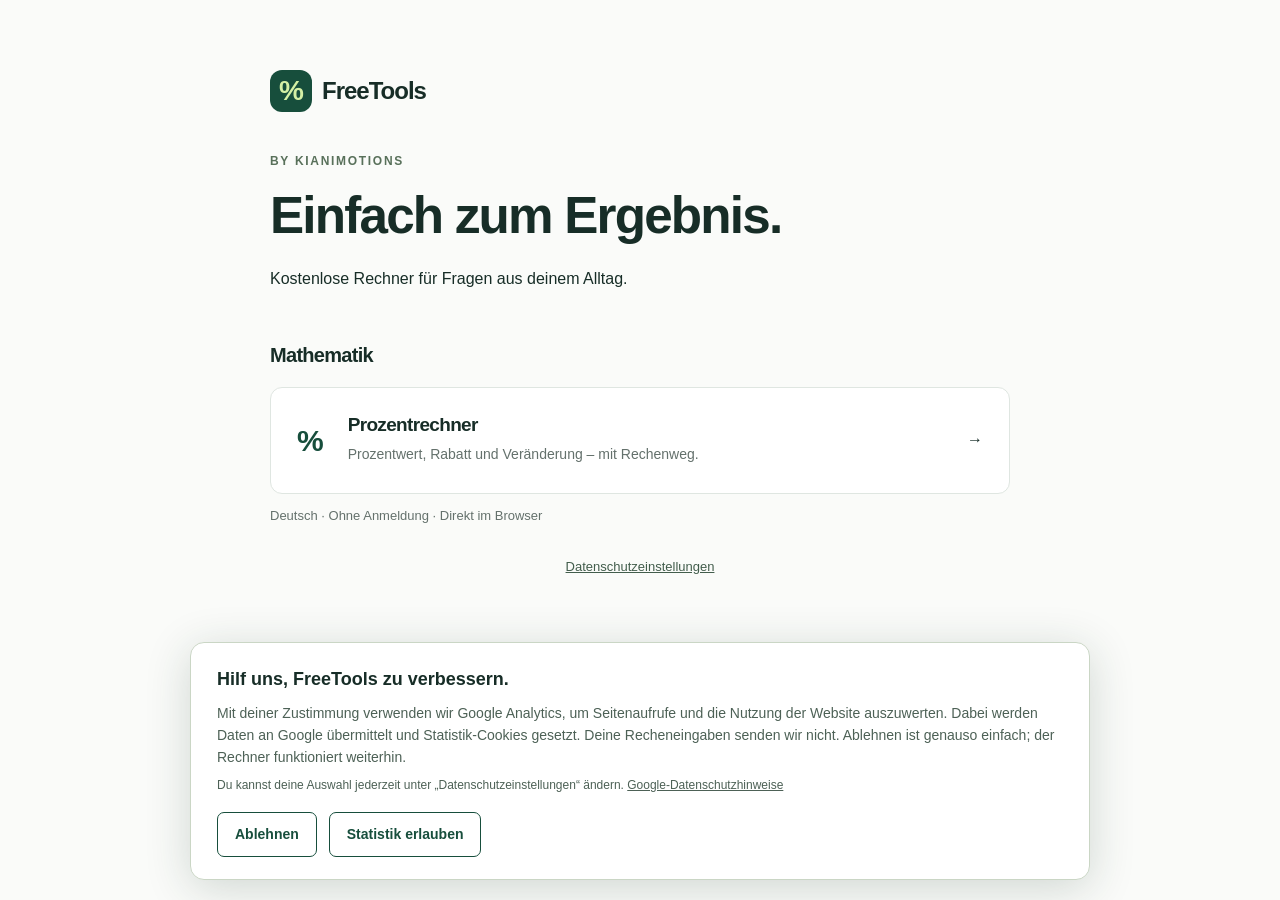
<file: index.html>
<!doctype html><html lang="de"><head><script defer src="/assets/analytics.js"></script><meta charset="utf-8"><meta name="viewport" content="width=device-width,initial-scale=1"><title>FreeTools – Kostenlose Online-Rechner | KianiMotions</title><meta name="description" content="Kostenlose Werkzeuge von KianiMotions: Berechne Prozente mit Formeln, Beispielen und nachvollziehbarem Rechenweg."><link rel="canonical" href="https://www.freetools.kianimotions.com/"><link rel="stylesheet" href="/assets/style.css"><link rel="icon" href="data:image/svg+xml,%3Csvg xmlns='http://www.w3.org/2000/svg'%3E%3Ctext y='25' font-size='30'%3E%25%3C/text%3E%3C/svg%3E"></head><body><main class="directory"><a class="brand" href="/"><span class="brand-icon">%</span>FreeTools</a><p class="eyebrow">BY KIANIMOTIONS</p><h1>Einfach zum Ergebnis.</h1><p>Kostenlose Rechner für Fragen aus deinem Alltag.</p><h2>Mathematik</h2><a class="directory-card" href="/de/prozentrechner/"><span class="mode-symbol">%</span><div><h3>Prozentrechner</h3><p>Prozentwert, Rabatt und Veränderung – mit Rechenweg.</p></div><span>→</span></a><p class="hint">Deutsch · Ohne Anmeldung · Direkt im Browser</p></main><!-- Cloudflare Web Analytics --><script type='module' src='https://static.cloudflareinsights.com/beacon.min.js' data-cf-beacon='{"token": "42416717b3704c35adb2f0e014266590"}'></script><!-- End Cloudflare Web Analytics --></body></html>
</file>
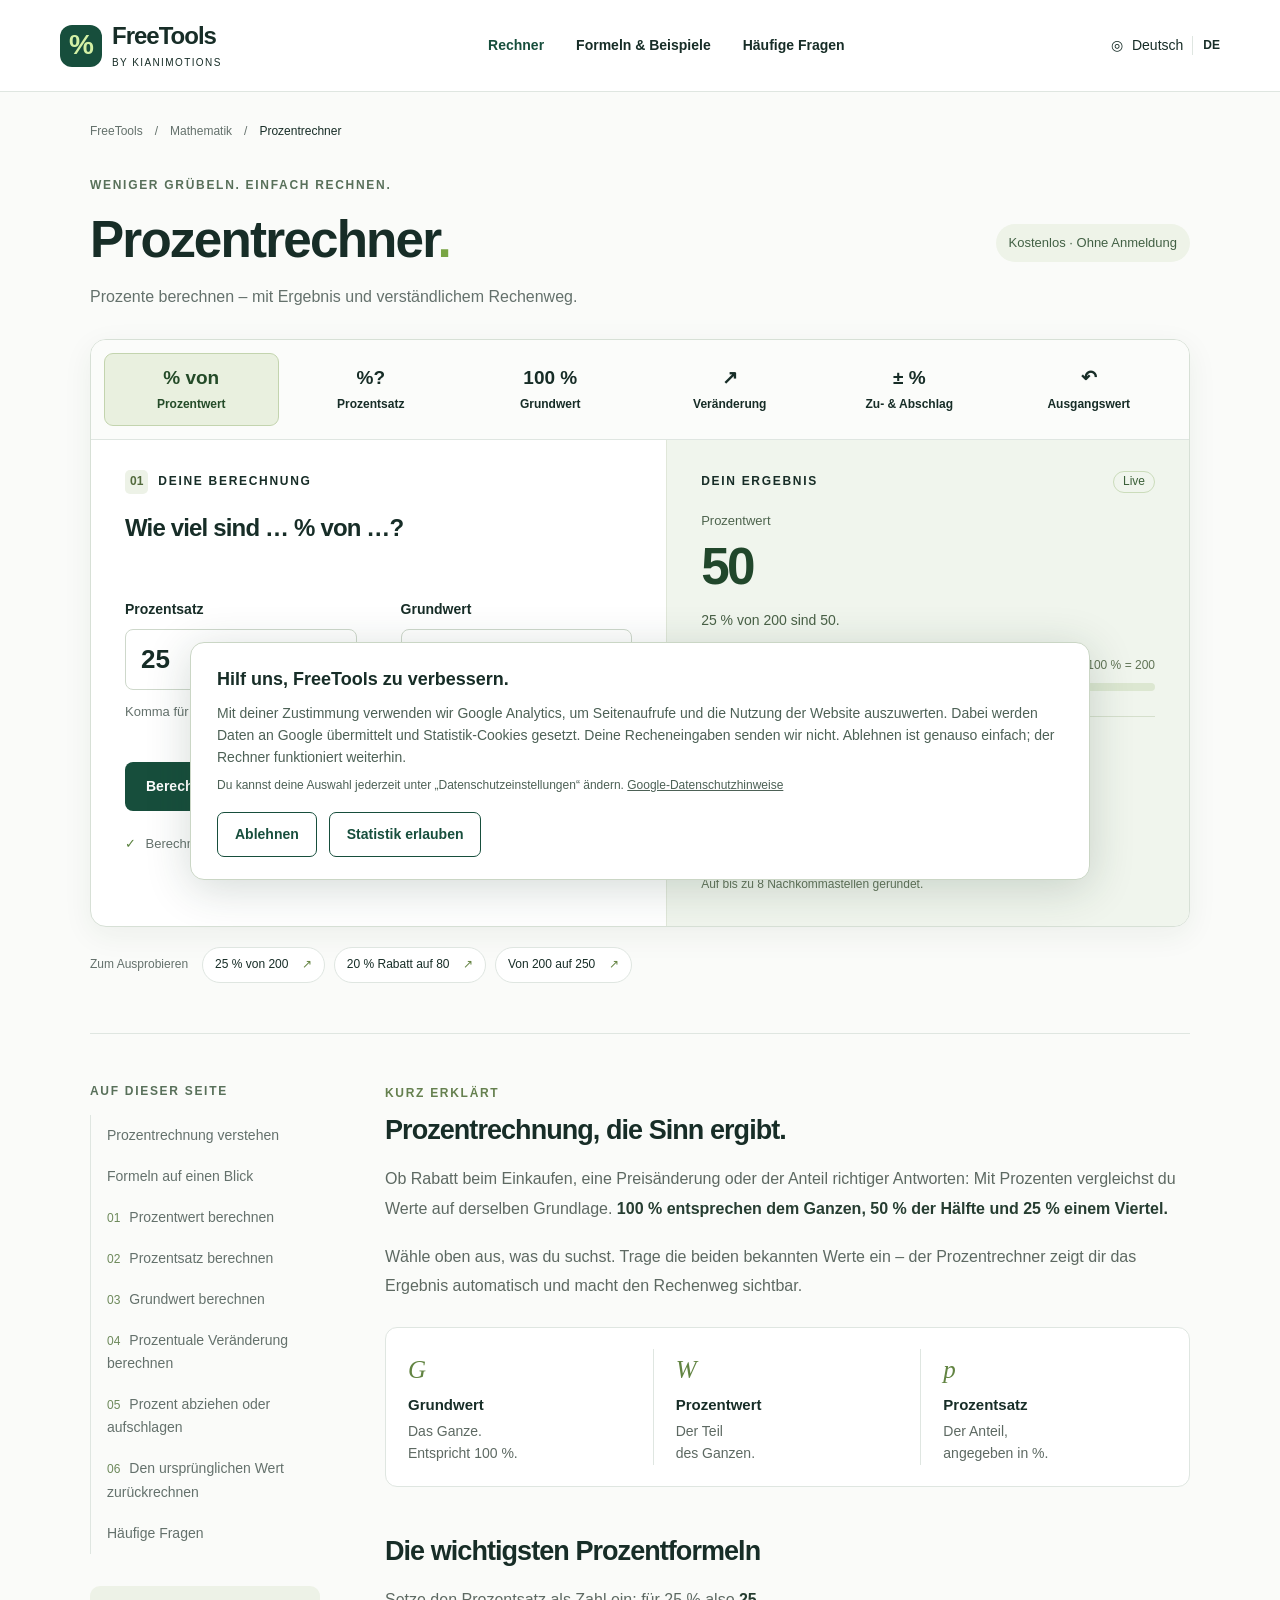
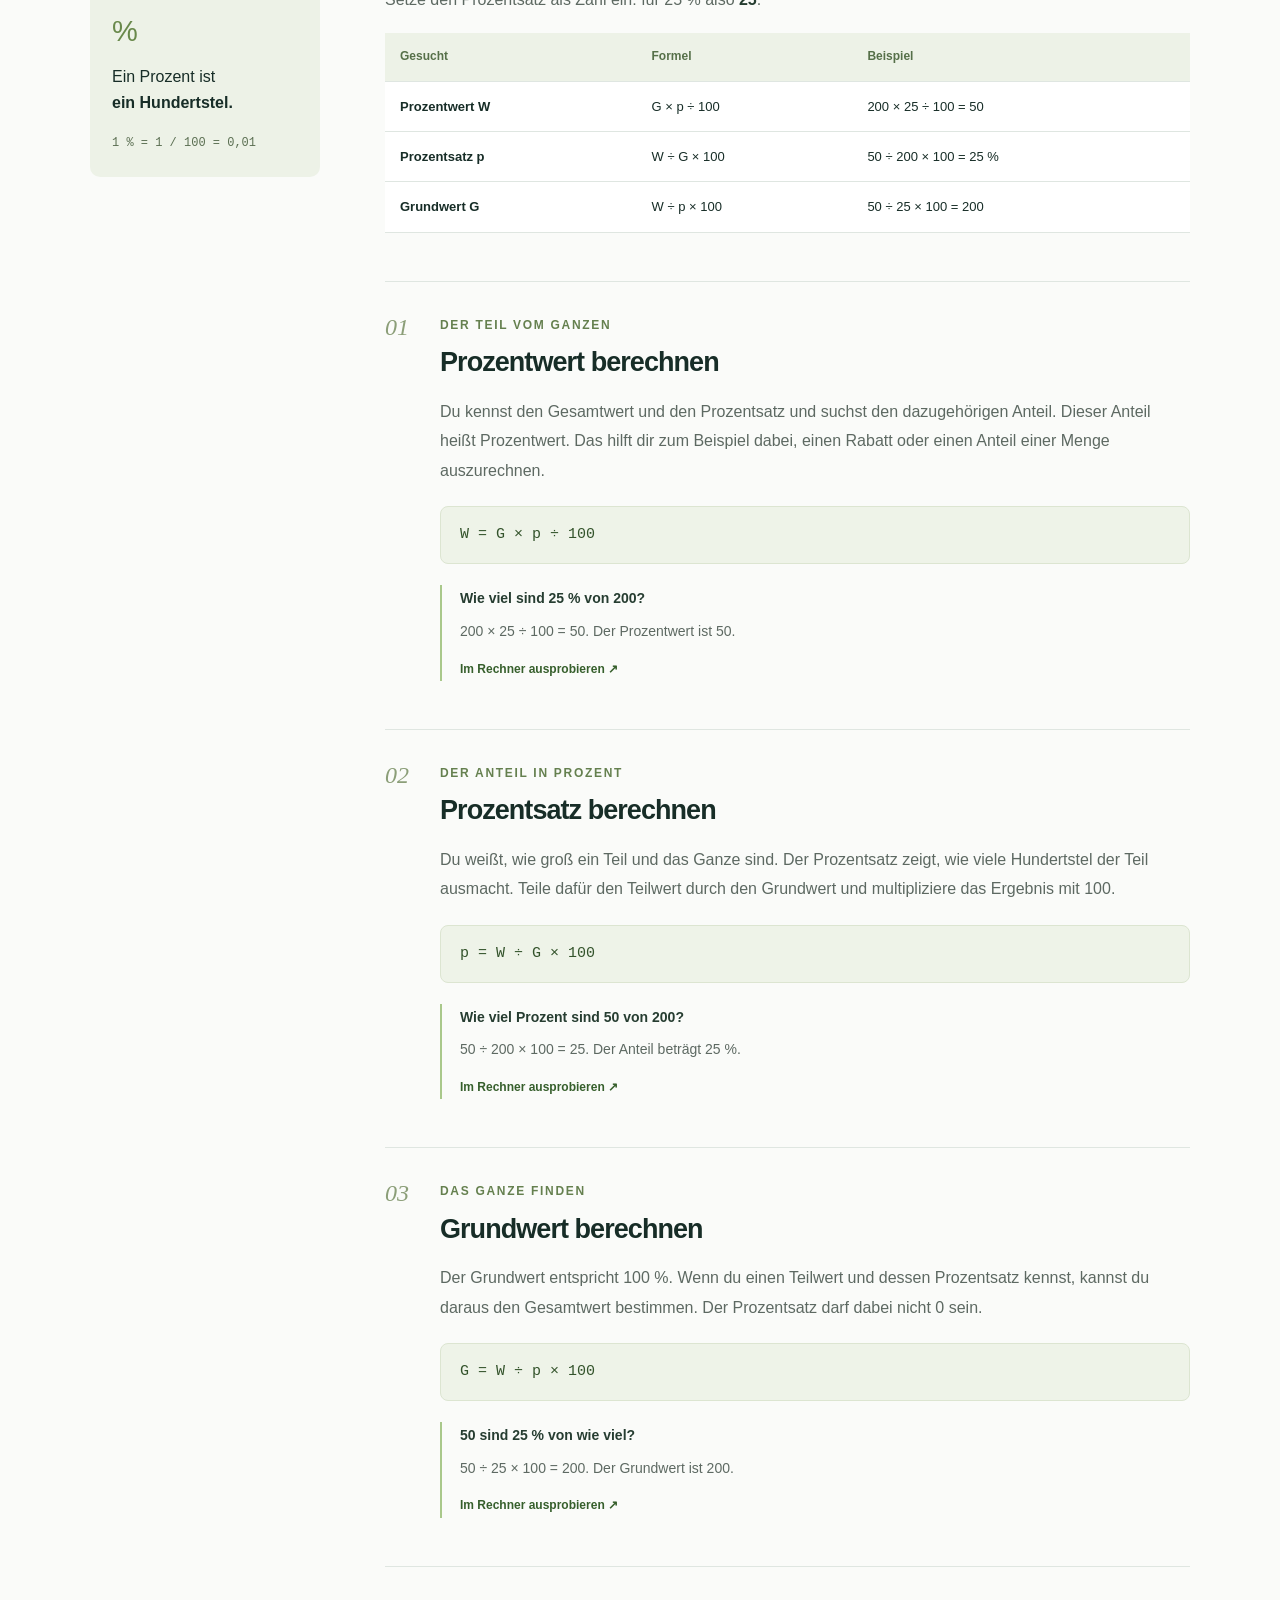
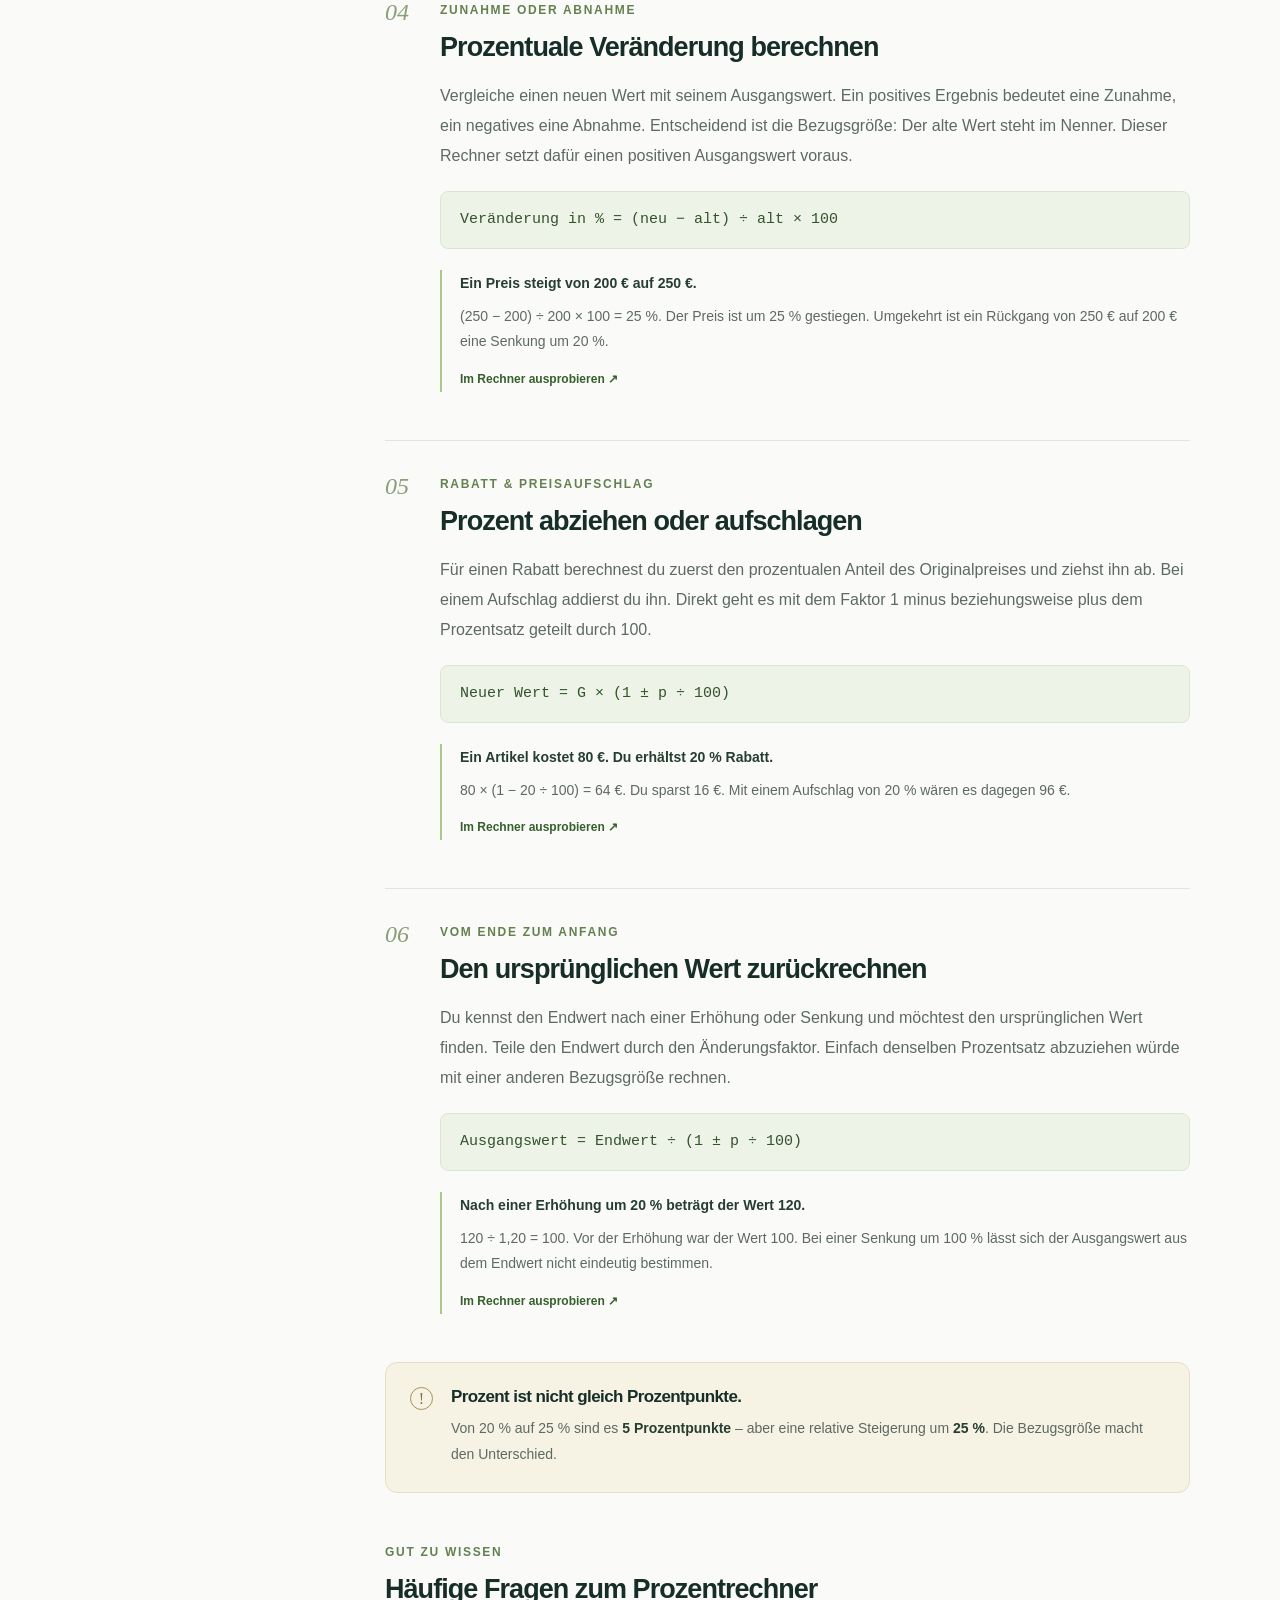
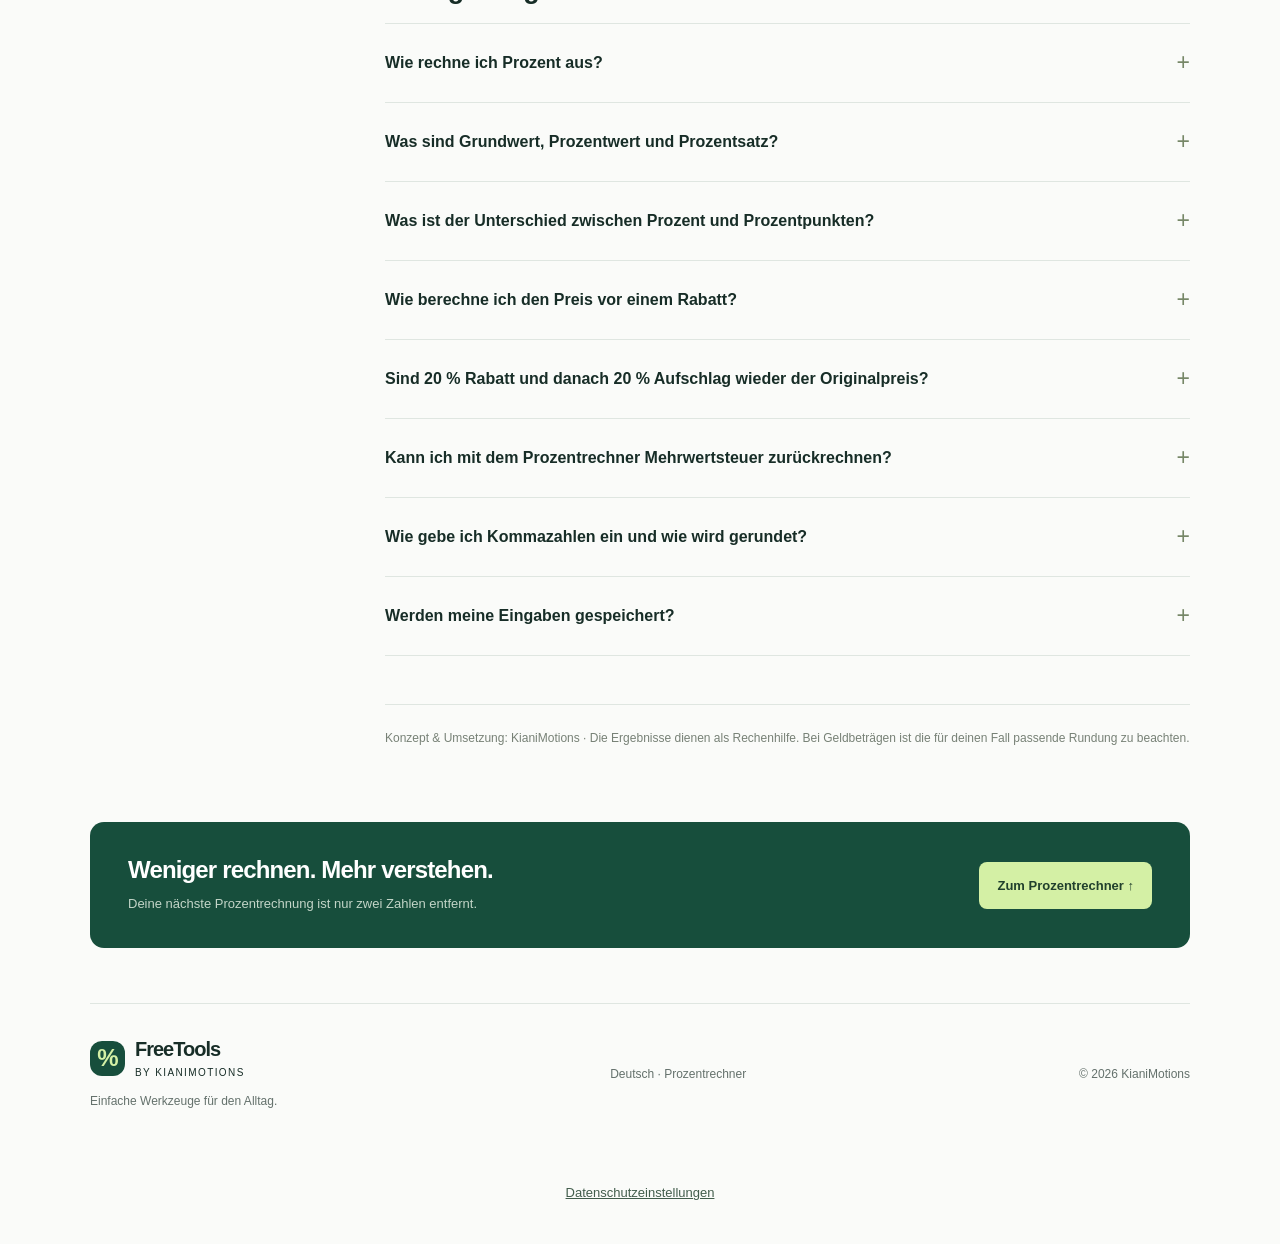
<file: de/prozentrechner/index.html>
<!doctype html><html lang="de"><head><script defer src="/assets/analytics.js"></script><meta charset="utf-8"><meta name="viewport" content="width=device-width,initial-scale=1"><title>Prozentrechner – Prozent berechnen mit Rechenweg | FreeTools</title><meta name="description" content="Kostenloser Prozentrechner für Prozentwert, Prozentsatz, Grundwert, Rabatt und prozentuale Veränderung. Mit Formeln, Beispielen und direktem Rechenweg."><meta name="theme-color" content="#174e3c"><link rel="canonical" href="https://www.freetools.kianimotions.com/de/prozentrechner/"><meta property="og:type" content="website"><meta property="og:locale" content="de_DE"><meta property="og:title" content="Prozentrechner – Prozent berechnen mit Rechenweg | FreeTools"><meta property="og:description" content="Kostenloser Prozentrechner für Prozentwert, Prozentsatz, Grundwert, Rabatt und prozentuale Veränderung. Mit Formeln, Beispielen und direktem Rechenweg."><meta property="og:url" content="https://www.freetools.kianimotions.com/de/prozentrechner/"><meta property="og:site_name" content="FreeTools by KianiMotions"><link rel="icon" type="image/svg+xml" href="data:image/svg+xml,%3Csvg xmlns='http://www.w3.org/2000/svg' viewBox='0 0 40 40'%3E%3Crect width='40' height='40' rx='10' fill='%23174e3c'/%3E%3Ctext x='20' y='29' text-anchor='middle' font-family='Arial' font-size='27' fill='white'%3E%25%3C/text%3E%3C/svg%3E"><link rel="stylesheet" href="/assets/style.css"><script type="application/ld+json">{"@context":"https://schema.org","@graph":[{"@type":"WebApplication","@id":"https://www.freetools.kianimotions.com/de/prozentrechner/#app","name":"Prozentrechner","url":"https://www.freetools.kianimotions.com/de/prozentrechner/","inLanguage":"de","applicationCategory":"UtilitiesApplication","operatingSystem":"Any","browserRequirements":"Requires JavaScript","isAccessibleForFree":true,"description":"Kostenloser Prozentrechner für Prozentwert, Prozentsatz, Grundwert, Rabatt und prozentuale Veränderung. Mit Formeln, Beispielen und direktem Rechenweg."},{"@type":"BreadcrumbList","itemListElement":[{"@type":"ListItem","position":1,"name":"FreeTools","item":"https://www.freetools.kianimotions.com/"},{"@type":"ListItem","position":2,"name":"Prozentrechner","item":"https://www.freetools.kianimotions.com/de/prozentrechner/"}]}]}</script><script type="module" src="/assets/app.mjs"></script></head><body>
<a class="skip" href="#rechner">Zum Rechner springen</a>
<header><div class="header-inner"><a class="brand" href="/"><span class="brand-icon">%</span><span>FreeTools<span class="byline">by KianiMotions</span></span></a><nav aria-label="Hauptnavigation"><a class="current" href="#rechner">Rechner</a><a href="#formeln">Formeln & Beispiele</a><a href="#fragen">Häufige Fragen</a></nav><span class="language" lang="de">◎ <span>Deutsch</span> <b>DE</b></span></div></header>
<main><div class="breadcrumb"><a href="/">FreeTools</a><span>/</span><span>Mathematik</span><span>/</span><span>Prozentrechner</span></div>
<div class="intro"><div><p class="eyebrow">WENIGER GRÜBELN. EINFACH RECHNEN.</p><h1>Prozentrechner<span class="title-dot">.</span></h1><p>Prozente berechnen – mit Ergebnis und verständlichem Rechenweg.</p></div><span class="free-label">Kostenlos · Ohne Anmeldung</span></div>
<section id="rechner" class="calculator" aria-label="Prozentrechner"><div class="mode-grid" role="group" aria-label="Berechnung auswählen"><button type="button" data-mode="value" aria-pressed="true"><span class="mode-symbol">% von</span><span>Prozentwert</span></button><button type="button" data-mode="rate" aria-pressed="false"><span class="mode-symbol">%?</span><span>Prozentsatz</span></button><button type="button" data-mode="base" aria-pressed="false"><span class="mode-symbol">100 %</span><span>Grundwert</span></button><button type="button" data-mode="change" aria-pressed="false"><span class="mode-symbol">↗</span><span>Veränderung</span></button><button type="button" data-mode="adjust" aria-pressed="false"><span class="mode-symbol">± %</span><span>Zu- & Abschlag</span></button><button type="button" data-mode="reverse" aria-pressed="false"><span class="mode-symbol">↶</span><span>Ausgangswert</span></button></div>
<div class="calculator-body"><div class="input-panel"><div class="panel-kicker"><span class="step">01</span> DEINE BERECHNUNG</div><h2 id="question">Wie viel sind … % von …?</h2><form id="calculator-form"><div class="fields"><div><label id="label-a" for="input-a">Prozentsatz</label><div class="input-wrap"><input id="input-a" name="a" type="text" inputmode="decimal" value="25" autocomplete="off" aria-describedby="number-hint error"><span id="unit-a">%</span></div></div><span class="field-connector">&</span><div><label id="label-b" for="input-b">Grundwert</label><div class="input-wrap"><input id="input-b" name="b" type="text" inputmode="decimal" value="200" autocomplete="off" aria-describedby="number-hint error"><span id="unit-b"></span></div></div></div><div id="direction-wrap" hidden><label for="direction">Art der Veränderung</label><select id="direction"><option value="plus">Erhöhung / aufschlagen (+)</option><option value="minus">Senkung / abziehen (−)</option></select></div><p id="number-hint" class="hint">Komma für Dezimalstellen · z. B. 1.250,50</p><p id="error" class="error" role="status"></p><div class="form-actions"><button class="primary" type="submit">Berechnen <span>→</span></button><button type="button" class="reset" id="reset">↺ Zurücksetzen</button></div></form><p class="local-note"><span>✓</span> Berechnung direkt in deinem Browser</p></div>
<div class="result-panel"><div class="result-top"><span class="panel-kicker">DEIN ERGEBNIS</span><span class="live-badge">Live</span></div><div aria-live="polite" aria-atomic="true"><p id="result-label">Prozentwert</p><output id="result">50</output><p id="result-note">25 % von 200 sind 50.</p></div><div id="visual"><div class="bar-labels"><span id="bar-label">25 %</span><span id="whole-label">100 % = 200</span></div><div class="bar-track"><span id="bar" style="width:25%"></span></div></div><div class="calculation"><span>DER RECHENWEG</span><p id="equation">25 ÷ 100 × 200 = 50</p><small id="formula">Grundwert × Prozentsatz ÷ 100</small></div><button type="button" id="copy" class="copy">Ergebnis kopieren</button><p class="rounding">Auf bis zu 8 Nachkommastellen gerundet.</p></div></div><noscript><p class="noscript">Bitte aktiviere JavaScript für die interaktive Berechnung. Alle Formeln und Beispiele findest du weiter unten.</p></noscript></section>
<div class="quick-examples"><span>Zum Ausprobieren</span><button data-example="value">25 % von 200 <span>↗</span></button><button data-example="adjust">20 % Rabatt auf 80 <span>↗</span></button><button data-example="change">Von 200 auf 250 <span>↗</span></button></div>
<div class="reading-layout"><aside><p class="eyebrow">AUF DIESER SEITE</p><nav aria-label="Inhaltsverzeichnis"><a href="#grundlagen">Prozentrechnung verstehen</a><a href="#formeln">Formeln auf einen Blick</a><a href="#prozentwert"><span>01</span>Prozentwert berechnen</a><a href="#prozentsatz"><span>02</span>Prozentsatz berechnen</a><a href="#grundwert"><span>03</span>Grundwert berechnen</a><a href="#veraenderung"><span>04</span>Prozentuale Veränderung berechnen</a><a href="#rabatt"><span>05</span>Prozent abziehen oder aufschlagen</a><a href="#ausgangswert"><span>06</span>Den ursprünglichen Wert zurückrechnen</a><a href="#fragen">Häufige Fragen</a></nav><div class="aside-note"><span>%</span><p>Ein Prozent ist<br><strong>ein Hundertstel.</strong></p><code>1 % = 1 / 100 = 0,01</code></div></aside><div class="article"><section id="grundlagen"><p class="eyebrow">KURZ ERKLÄRT</p><h2>Prozentrechnung, die Sinn ergibt.</h2><p>Ob Rabatt beim Einkaufen, eine Preisänderung oder der Anteil richtiger Antworten: Mit Prozenten vergleichst du Werte auf derselben Grundlage. <strong>100 % entsprechen dem Ganzen, 50 % der Hälfte und 25 % einem Viertel.</strong></p><p>Wähle oben aus, was du suchst. Trage die beiden bekannten Werte ein – der Prozentrechner zeigt dir das Ergebnis automatisch und macht den Rechenweg sichtbar.</p><div class="definition-grid"><div><span>G</span><h3>Grundwert</h3><p>Das Ganze.<br>Entspricht 100 %.</p></div><div><span>W</span><h3>Prozentwert</h3><p>Der Teil<br>des Ganzen.</p></div><div><span>p</span><h3>Prozentsatz</h3><p>Der Anteil,<br>angegeben in %.</p></div></div></section>
<section id="formeln"><h2>Die wichtigsten Prozentformeln</h2><p>Setze den Prozentsatz als Zahl ein: für 25 % also <strong>25</strong>.</p><div class="table-scroll"><table><thead><tr><th>Gesucht</th><th>Formel</th><th>Beispiel</th></tr></thead><tbody><tr><td>Prozentwert W</td><td>G × p ÷ 100</td><td>200 × 25 ÷ 100 = 50</td></tr><tr><td>Prozentsatz p</td><td>W ÷ G × 100</td><td>50 ÷ 200 × 100 = 25 %</td></tr><tr><td>Grundwert G</td><td>W ÷ p × 100</td><td>50 ÷ 25 × 100 = 200</td></tr></tbody></table></div></section>
<section id="prozentwert" class="explanation"><div class="section-number">01</div><div><p class="eyebrow">DER TEIL VOM GANZEN</p><h2>Prozentwert berechnen</h2><p>Du kennst den Gesamtwert und den Prozentsatz und suchst den dazugehörigen Anteil. Dieser Anteil heißt Prozentwert. Das hilft dir zum Beispiel dabei, einen Rabatt oder einen Anteil einer Menge auszurechnen.</p><div class="formula-box">W = G × p ÷ 100</div><div class="worked-example"><strong>Wie viel sind 25 % von 200?</strong><p>200 × 25 ÷ 100 = 50. Der Prozentwert ist 50.</p><button class="text-button" data-example="value">Im Rechner ausprobieren ↗</button></div></div></section><section id="prozentsatz" class="explanation"><div class="section-number">02</div><div><p class="eyebrow">DER ANTEIL IN PROZENT</p><h2>Prozentsatz berechnen</h2><p>Du weißt, wie groß ein Teil und das Ganze sind. Der Prozentsatz zeigt, wie viele Hundertstel der Teil ausmacht. Teile dafür den Teilwert durch den Grundwert und multipliziere das Ergebnis mit 100.</p><div class="formula-box">p = W ÷ G × 100</div><div class="worked-example"><strong>Wie viel Prozent sind 50 von 200?</strong><p>50 ÷ 200 × 100 = 25. Der Anteil beträgt 25 %.</p><button class="text-button" data-example="rate">Im Rechner ausprobieren ↗</button></div></div></section><section id="grundwert" class="explanation"><div class="section-number">03</div><div><p class="eyebrow">DAS GANZE FINDEN</p><h2>Grundwert berechnen</h2><p>Der Grundwert entspricht 100 %. Wenn du einen Teilwert und dessen Prozentsatz kennst, kannst du daraus den Gesamtwert bestimmen. Der Prozentsatz darf dabei nicht 0 sein.</p><div class="formula-box">G = W ÷ p × 100</div><div class="worked-example"><strong>50 sind 25 % von wie viel?</strong><p>50 ÷ 25 × 100 = 200. Der Grundwert ist 200.</p><button class="text-button" data-example="base">Im Rechner ausprobieren ↗</button></div></div></section><section id="veraenderung" class="explanation"><div class="section-number">04</div><div><p class="eyebrow">ZUNAHME ODER ABNAHME</p><h2>Prozentuale Veränderung berechnen</h2><p>Vergleiche einen neuen Wert mit seinem Ausgangswert. Ein positives Ergebnis bedeutet eine Zunahme, ein negatives eine Abnahme. Entscheidend ist die Bezugsgröße: Der alte Wert steht im Nenner. Dieser Rechner setzt dafür einen positiven Ausgangswert voraus.</p><div class="formula-box">Veränderung in % = (neu − alt) ÷ alt × 100</div><div class="worked-example"><strong>Ein Preis steigt von 200 € auf 250 €.</strong><p>(250 − 200) ÷ 200 × 100 = 25 %. Der Preis ist um 25 % gestiegen. Umgekehrt ist ein Rückgang von 250 € auf 200 € eine Senkung um 20 %.</p><button class="text-button" data-example="change">Im Rechner ausprobieren ↗</button></div></div></section><section id="rabatt" class="explanation"><div class="section-number">05</div><div><p class="eyebrow">RABATT & PREISAUFSCHLAG</p><h2>Prozent abziehen oder aufschlagen</h2><p>Für einen Rabatt berechnest du zuerst den prozentualen Anteil des Originalpreises und ziehst ihn ab. Bei einem Aufschlag addierst du ihn. Direkt geht es mit dem Faktor 1 minus beziehungsweise plus dem Prozentsatz geteilt durch 100.</p><div class="formula-box">Neuer Wert = G × (1 ± p ÷ 100)</div><div class="worked-example"><strong>Ein Artikel kostet 80 €. Du erhältst 20 % Rabatt.</strong><p>80 × (1 − 20 ÷ 100) = 64 €. Du sparst 16 €. Mit einem Aufschlag von 20 % wären es dagegen 96 €.</p><button class="text-button" data-example="adjust">Im Rechner ausprobieren ↗</button></div></div></section><section id="ausgangswert" class="explanation"><div class="section-number">06</div><div><p class="eyebrow">VOM ENDE ZUM ANFANG</p><h2>Den ursprünglichen Wert zurückrechnen</h2><p>Du kennst den Endwert nach einer Erhöhung oder Senkung und möchtest den ursprünglichen Wert finden. Teile den Endwert durch den Änderungsfaktor. Einfach denselben Prozentsatz abzuziehen würde mit einer anderen Bezugsgröße rechnen.</p><div class="formula-box">Ausgangswert = Endwert ÷ (1 ± p ÷ 100)</div><div class="worked-example"><strong>Nach einer Erhöhung um 20 % beträgt der Wert 120.</strong><p>120 ÷ 1,20 = 100. Vor der Erhöhung war der Wert 100. Bei einer Senkung um 100 % lässt sich der Ausgangswert aus dem Endwert nicht eindeutig bestimmen.</p><button class="text-button" data-example="reverse">Im Rechner ausprobieren ↗</button></div></div></section>
<section class="tip"><span>!</span><div><h3>Prozent ist nicht gleich Prozentpunkte.</h3><p>Von 20 % auf 25 % sind es <strong>5 Prozentpunkte</strong> – aber eine relative Steigerung um <strong>25 %</strong>. Die Bezugsgröße macht den Unterschied.</p></div></section>
<section id="fragen"><p class="eyebrow">GUT ZU WISSEN</p><h2>Häufige Fragen zum Prozentrechner</h2><div class="faq-list"><details><summary>Wie rechne ich Prozent aus?<span aria-hidden="true">+</span></summary><p>Prozent bedeutet „von hundert“. Um p % eines Grundwerts zu berechnen, multiplizierst du den Grundwert mit p und teilst durch 100. Beispiel: 15 % von 200 sind 200 × 15 ÷ 100 = 30.</p></details><details><summary>Was sind Grundwert, Prozentwert und Prozentsatz?<span aria-hidden="true">+</span></summary><p>Der Grundwert G ist das Ganze und entspricht 100 %. Der Prozentwert W ist der betrachtete Teil. Der Prozentsatz p beschreibt diesen Teil in Hundertsteln. Bei 25 % von 200 ist G = 200, p = 25 und W = 50.</p></details><details><summary>Was ist der Unterschied zwischen Prozent und Prozentpunkten?<span aria-hidden="true">+</span></summary><p>Steigt ein Anteil von 20 % auf 25 %, steigt er um 5 Prozentpunkte. Relativ zum ursprünglichen Anteil sind das 25 % mehr: (25 − 20) ÷ 20 × 100 = 25 %.</p></details><details><summary>Wie berechne ich den Preis vor einem Rabatt?<span aria-hidden="true">+</span></summary><p>Teile den reduzierten Preis durch 1 minus den Rabattsatz geteilt durch 100. Kostet ein Artikel nach 20 % Rabatt noch 64 €, war sein ursprünglicher Preis 64 ÷ 0,80 = 80 €.</p></details><details><summary>Sind 20 % Rabatt und danach 20 % Aufschlag wieder der Originalpreis?<span aria-hidden="true">+</span></summary><p>Nein. Die zweite Änderung bezieht sich auf den bereits reduzierten Wert. Aus 100 werden nach 20 % Rabatt 80 und nach 20 % Aufschlag 96.</p></details><details><summary>Kann ich mit dem Prozentrechner Mehrwertsteuer zurückrechnen?<span aria-hidden="true">+</span></summary><p>Mathematisch ja: Wähle „Ausgangswert“, gib den Bruttopreis und den verwendeten Steuersatz ein und wähle „Erhöhung“. Bei 119 € und 19 % erhältst du 100 € netto. Die enthaltene Steuer beträgt 19 €, nicht 19 % des Bruttopreises. Welcher Steuersatz gilt, musst du für deinen Fall prüfen.</p></details><details><summary>Wie gebe ich Kommazahlen ein und wie wird gerundet?<span aria-hidden="true">+</span></summary><p>Verwende ein Komma für Dezimalstellen, zum Beispiel 12,5. Punkte dienen als Tausendertrennzeichen, zum Beispiel 1.250,50. Ergebnisse werden auf bis zu acht Nachkommastellen gerundet. Sehr kleine Werte können deshalb als 0 erscheinen.</p></details><details><summary>Werden meine Eingaben gespeichert?<span aria-hidden="true">+</span></summary><p>Der Rechner verarbeitet deine Eingaben direkt in deinem Browser. Die Anwendung sendet die Rechenwerte nicht an einen Server und speichert sie nicht dauerhaft. Beim Neuladen werden die Beispielwerte wiederhergestellt.</p></details></div></section><p class="editorial">Konzept & Umsetzung: KianiMotions · Die Ergebnisse dienen als Rechenhilfe. Bei Geldbeträgen ist die für deinen Fall passende Rundung zu beachten.</p></div></div>
<section class="bottom-banner"><div><h2>Weniger rechnen. Mehr verstehen.</h2><p>Deine nächste Prozentrechnung ist nur zwei Zahlen entfernt.</p></div><a href="#rechner">Zum Prozentrechner ↑</a></section></main><footer><div><a class="brand" href="/"><span class="brand-icon">%</span><span>FreeTools<span class="byline">by KianiMotions</span></span></a><p>Einfache Werkzeuge für den Alltag.</p></div><span>Deutsch · Prozentrechner</span><span>© 2026 KianiMotions</span></footer></body></html>
</file>
<file: assets/style.css>
:root{--ink:#172d27;--muted:#64716c;--green:#174e3c;--accent:#d4f0a5;--line:#dfe6e1;--paper:#fafbf9;--soft:#f0f5ed;--radius:16px}*{box-sizing:border-box}html{scroll-behavior:smooth;scroll-padding-top:100px}body{margin:0;color:var(--ink);background:var(--paper);font:16px/1.65 -apple-system,BlinkMacSystemFont,"Segoe UI",Arial,sans-serif}button,input,select{font:inherit}button,a,input,select,summary{-webkit-tap-highlight-color:transparent}a{color:inherit;text-decoration:none}button{cursor:pointer}button:disabled{cursor:default;opacity:.6}button:focus-visible,a:focus-visible,summary:focus-visible{outline:3px solid #629a25;outline-offset:5px}input:focus,select:focus{outline:2px solid #537b37;outline-offset:2px}button{color:inherit}p{margin:0 0 18px}h1,h2,h3{line-height:1.2;letter-spacing:-.035em;margin:0 0 20px}h1{font-size:clamp(36px,4vw,54px);font-weight:750}h2{font-size:28px;font-weight:680}h3{font-size:19px}header{background:#fff;border-bottom:1px solid var(--line)}.header-inner{max-width:1220px;margin:auto;min-height:91px;display:flex;align-items:center;justify-content:space-between;padding:14px 30px;gap:32px}.brand{display:flex;gap:10px;align-items:center;font-size:24px;font-weight:750;letter-spacing:-1px;line-height:1.1}.brand-icon{display:grid;place-items:center;width:42px;height:42px;border-radius:12px;background:var(--green);color:var(--accent);font-size:28px;font-weight:600}.byline{display:block;font-size:10px;letter-spacing:1.4px;font-weight:500;margin-top:7px;text-transform:uppercase}.header-inner nav{display:flex;gap:32px;font-size:14px;font-weight:550}.header-inner nav a{padding:20px 0}.header-inner nav a:hover{color:#527732}.current{color:var(--green)}.language{display:flex;align-items:center;gap:9px;font-size:14px}.language b{font-weight:600;font-size:12px;border-left:1px solid var(--line);padding-left:10px}main{max-width:1160px;margin:auto;padding:0 30px}.breadcrumb{display:flex;gap:12px;font-size:12px;color:var(--muted);margin:30px 0 34px}.breadcrumb span:last-child{color:var(--ink)}.eyebrow{font-size:11px;font-weight:750;letter-spacing:1.7px;color:#58705a;margin-bottom:13px}.intro{display:flex;align-items:center;justify-content:space-between;gap:20px;margin-bottom:28px}.intro h1{margin-bottom:14px}.intro p:last-child{color:var(--muted);margin:0}.title-dot{color:#78a443}.free-label{font-size:12px;white-space:nowrap;background:#eef3e8;padding:8px 13px;border-radius:30px;color:#426044}.calculator{border:1px solid #d7e0d6;border-radius:var(--radius);background:#fff;box-shadow:0 8px 30px #233c2510;overflow:hidden;scroll-margin-top:20px}.mode-grid{display:grid;grid-template-columns:repeat(6,1fr);gap:5px;padding:13px;border-bottom:1px solid var(--line);background:#fbfcfa}.mode-grid button{border:1px solid transparent;background:transparent;border-radius:9px;padding:12px 4px;display:flex;flex-direction:column;align-items:center;gap:6px;font-size:12px;font-weight:600;transition:background .15s}.mode-grid button:hover{background:#eef3e9}.mode-grid button[aria-pressed=true]{background:#e9f0df;border-color:#c3d4ae;color:#244b28}.mode-symbol{font-size:19px;font-weight:650;line-height:1.3}.calculator-body{display:grid;grid-template-columns:1.1fr 1fr}.input-panel{padding:30px 34px}.panel-kicker{font-size:10px;font-weight:750;letter-spacing:1.7px;display:flex;gap:10px;align-items:center}.step{background:#edf2e7;color:#536a3d;border-radius:5px;padding:2px 5px;letter-spacing:0}.input-panel h2{font-size:24px;margin:20px 0 26px;max-width:370px;min-height:58px}.fields{display:grid;grid-template-columns:1fr 20px 1fr;gap:12px;align-items:end}.fields>div{min-width:0}label{display:block;font-size:13px;font-weight:600;margin-bottom:8px}.input-wrap{position:relative}.input-wrap input{width:100%;min-width:0;height:61px;border:1px solid #ced8cb;border-radius:8px;padding:10px 34px 10px 15px;font-size:26px;font-weight:600;color:var(--ink);background:#fff;font-variant-numeric:tabular-nums}.input-wrap span{position:absolute;right:14px;top:15px;font-size:20px;color:var(--muted);pointer-events:none}.field-connector{text-align:center;padding-bottom:16px;color:#8a968f}.hint{font-size:12px;color:var(--muted);margin:11px 0 0}.error{color:#ab332c;font-size:13px;margin:5px 0 0;min-height:22px}.form-actions{display:flex;align-items:center;gap:22px;margin:13px 0 22px}.primary{display:flex;align-items:center;justify-content:space-between;gap:40px;border:none;background:var(--green);color:#fff;border-radius:8px;padding:13px 21px;font-size:14px;font-weight:600}.primary:hover{background:#103c2e}.primary span{font-size:20px;line-height:1}.reset{border:0;background:transparent;font-size:12px;color:var(--muted);padding:8px 0}.local-note{font-size:12px;color:var(--muted);margin:0}.local-note span{color:#59813e;margin-right:6px}#direction-wrap{margin-top:17px}select{border:1px solid var(--line);border-radius:8px;padding:10px;width:100%;background:#fff;color:var(--ink);font-size:14px}.result-panel{background:var(--soft);padding:31px 34px;border-left:1px solid #e0e7d9}.result-top{display:flex;justify-content:space-between;align-items:center;margin-bottom:17px}.live-badge{font-size:10px;border:1px solid #cbdcbb;border-radius:20px;padding:0 9px;color:#3b6039}#result-label{font-size:13px;margin:0;color:#4e644e}#result{display:block;font-size:clamp(32px,4vw,59px);font-weight:650;line-height:1.3;letter-spacing:-2.5px;color:#21472b;overflow-wrap:anywhere;font-variant-numeric:tabular-nums;margin:3px 0 8px}#result-note{font-size:14px;color:#486046;margin-bottom:24px;min-height:23px}.bar-labels{display:flex;justify-content:space-between;font-size:11px;margin-bottom:7px;color:#607456}.bar-labels span:first-child{font-weight:750;color:#365530}.bar-track{background:#dce7d1;height:8px;border-radius:5px;overflow:hidden}.bar-track span{display:block;height:100%;background:#688e3e;border-radius:5px;transition:width .2s}.calculation{margin:25px 0 14px;border-top:1px solid #d5dfcc;padding-top:17px}.calculation>span{font-size:10px;letter-spacing:1.4px;font-weight:700;color:#557048}.calculation p{margin:7px 0 3px;font-size:19px;font-weight:600;overflow-wrap:anywhere}.calculation small{font-size:12px;color:#65765b}.copy{border:0;background:none;padding:4px 0;font-size:12px;color:#365a2e;text-decoration:underline;text-underline-offset:4px}.rounding{font-size:10px;color:#63745c;margin:4px 0 0}.quick-examples{display:flex;align-items:center;gap:9px;padding:20px 0 50px;flex-wrap:wrap}.quick-examples>span{font-size:11px;color:var(--muted);margin-right:5px}.quick-examples button{border:1px solid var(--line);background:#fff;border-radius:30px;padding:6px 12px;font-size:11px}.quick-examples button:hover{border-color:#7a966b}.quick-examples button span{margin-left:10px;color:#658443}.reading-layout{display:grid;grid-template-columns:230px minmax(0,1fr);gap:65px;border-top:1px solid var(--line);padding-top:48px}.reading-layout aside{align-self:start;position:sticky;top:30px}.reading-layout aside nav{display:flex;flex-direction:column;border-left:1px solid var(--line)}.reading-layout aside a{font-size:12px;padding:9px 0 9px 16px;color:var(--muted)}.reading-layout aside a:hover{color:var(--green);background:#edf3e8}.reading-layout aside a span{font-size:10px;margin-right:9px;color:#6d895b}.aside-note{margin-top:32px;background:#edf2e7;padding:22px;border-radius:10px}.aside-note>span{font-size:29px;color:#69894b}.aside-note p{font-size:16px;margin:8px 0 12px}.aside-note code{font:11px/1.4 monospace;color:#5b6f52}.article{min-width:0}.article section{margin-bottom:48px;scroll-margin-top:35px}.article p{color:#5d6962;font-size:15px;line-height:1.85}.article strong{color:#263d31;font-weight:600}.article h2{font-size:27px;margin-bottom:18px}.article .eyebrow{font-size:10px;color:#65804f;margin-bottom:10px}.definition-grid{display:grid;grid-template-columns:repeat(3,1fr);border:1px solid var(--line);border-radius:12px;padding:21px 0;margin-top:26px;background:#fff}.definition-grid>div{padding:0 22px;border-right:1px solid var(--line)}.definition-grid>div:last-child{border:0}.definition-grid span{font-size:25px;font-family:Georgia,serif;font-style:italic;color:#628442}.definition-grid h3{font-size:14px;letter-spacing:0;margin:6px 0}.definition-grid p{font-size:12px;line-height:1.6;margin:0}.table-scroll{overflow-x:auto}table{width:100%;border-collapse:collapse;text-align:left;font-size:13px;background:#fff}th{font-size:11px;color:#567049;font-weight:600;background:#edf2e7}th,td{padding:14px 15px;border-bottom:1px solid var(--line);white-space:nowrap}td:first-child{font-weight:600}.explanation{display:grid;grid-template-columns:38px minmax(0,1fr);gap:17px;padding-top:32px;border-top:1px solid var(--line)}.section-number{font:italic 24px Georgia,serif;color:#8b9e78;padding-top:0}.formula-box{padding:16px 19px;background:#eef3e8;border:1px solid #dce5d1;border-radius:8px;font:15px/1.6 ui-monospace,SFMono-Regular,Consolas,monospace;margin:21px 0;color:#33532b;overflow-wrap:anywhere}.worked-example{padding-left:18px;border-left:2px solid #a9c88b}.worked-example>strong{font-size:14px}.worked-example p{font-size:14px;margin:7px 0 10px}.text-button{font-size:12px;font-weight:600;border:0;background:none;padding:0;color:#365f2c}.tip{display:flex;gap:18px;padding:24px;background:#f6f3e5;border:1px solid #e6dfc2;border-radius:12px}.tip>span{flex-shrink:0;border:1px solid #a39458;border-radius:50%;width:23px;height:23px;text-align:center;line-height:21px;color:#7f733c;font-family:Georgia,serif}.tip h3{font-size:17px;margin:0 0 9px}.tip p{font-size:14px;margin:0}.faq-list{border-top:1px solid var(--line)}details{border-bottom:1px solid var(--line)}summary{cursor:pointer;display:flex;align-items:center;justify-content:space-between;gap:25px;padding:20px 0;font-weight:600;font-size:14px;list-style:none}summary::-webkit-details-marker{display:none}summary span{font-size:23px;color:#768767;font-weight:400}details[open] summary span{transform:rotate(45deg)}details p{padding-right:26px}.article .editorial{font-size:11px;color:#778176;border-top:1px solid var(--line);padding-top:22px}.bottom-banner{display:flex;align-items:center;justify-content:space-between;gap:30px;padding:34px 38px;background:var(--green);color:white;border-radius:14px;margin:55px 0}.bottom-banner h2{font-size:24px;margin-bottom:8px}.bottom-banner p{font-size:13px;color:#c3d5c8;margin:0}.bottom-banner a{background:#d4f0a5;color:#21402d;font-size:13px;font-weight:650;padding:13px 18px;border-radius:8px;white-space:nowrap}footer{border-top:1px solid var(--line);max-width:1100px;margin:auto;padding:34px 0 40px;display:flex;justify-content:space-between;gap:30px;align-items:center}footer .brand{font-size:20px}footer .brand-icon{width:35px;height:35px;font-size:24px}footer p{font-size:12px;color:var(--muted);margin:14px 0 0}footer>span{font-size:11px;color:var(--muted)}.skip{position:absolute;top:-100px;left:12px;background:#fff;padding:12px;z-index:10}.skip:focus{top:12px}.noscript{padding:20px;color:#983d2a}.directory{max-width:800px;padding-top:70px}.directory>.brand{margin-bottom:40px}.directory h2{margin-top:50px;font-size:20px}.directory-card{display:flex;align-items:center;gap:24px;padding:26px;background:white;border:1px solid var(--line);border-radius:12px}.directory-card .mode-symbol{font-size:30px;color:var(--green)}.directory-card h3{margin-bottom:7px}.directory-card p{font-size:14px;margin:0;color:var(--muted)}.directory-card>span:last-child{margin-left:auto}
[hidden]{display:none!important}@media(min-width:1400px){.header-inner{max-width:1260px}main{max-width:1200px}}@media(max-width:950px){.header-inner nav{gap:18px}.reading-layout{grid-template-columns:180px minmax(0,1fr);gap:30px}.input-panel,.result-panel{padding:25px}.form-actions{gap:14px}.primary{gap:20px}footer{margin:0 30px}.free-label{display:none}}@media(max-width:720px){main{padding:0 20px}.header-inner{padding:17px 20px;min-height:78px}.header-inner nav{display:none}.brand{font-size:22px}.language{font-size:12px}.breadcrumb{margin:23px 0 27px;font-size:11px;gap:9px}.intro .eyebrow{font-size:10px}.intro p:last-child{font-size:14px;max-width:300px}.intro{margin-bottom:24px}.mode-grid{grid-template-columns:repeat(3,1fr);padding:8px;gap:4px}.mode-grid button{padding:10px 3px;font-size:11px}.mode-symbol{font-size:17px}.calculator-body{grid-template-columns:1fr}.input-panel,.result-panel{padding:25px}.input-panel h2{font-size:23px;min-height:0;margin:18px 0 24px}.result-panel{border-left:0;border-top:1px solid var(--line)}#result{font-size:53px}.fields{gap:8px}.input-wrap input{font-size:25px}.form-actions{margin-bottom:16px}.primary{flex:1;padding:14px 17px}.reset{padding:8px}.quick-examples{padding:17px 0 34px;gap:7px}.quick-examples>span{width:100%;margin-bottom:1px}.quick-examples button{font-size:10px;padding:7px 10px}.reading-layout{display:block;padding-top:32px}.reading-layout aside{display:none}.article h2{font-size:25px}.article p{font-size:15px}.definition-grid>div{padding:0 14px}.definition-grid h3{font-size:13px}.definition-grid p{font-size:11px}.explanation{grid-template-columns:26px minmax(0,1fr);gap:12px}.section-number{font-size:20px}.formula-box{font-size:13px;padding:14px}.bottom-banner{padding:27px;display:block;margin:35px 0}.bottom-banner h2{font-size:23px}.bottom-banner p{margin-bottom:23px}.bottom-banner a{display:inline-block}footer{margin:0 20px;flex-wrap:wrap;gap:22px}footer>div{width:100%}.directory{padding-top:40px}.directory-card{gap:15px;padding:20px}.directory h1{font-size:36px}}@media(prefers-reduced-motion:reduce){html{scroll-behavior:auto}*{transition:none!important}}@media print{header,aside,.quick-examples,.bottom-banner,footer,.form-actions,.copy{display:none}.reading-layout{display:block}.calculator{box-shadow:none}body{background:#fff}.article section{break-inside:avoid}}
/* Readable type at every viewport. */
.byline,.eyebrow,.panel-kicker,.live-badge,.rounding,.calculation>span,.bar-labels,.quick-examples>span,.quick-examples button,.reading-layout aside a span,.aside-note code,.article .eyebrow,.definition-grid p,th,.article .editorial,footer>span,.breadcrumb,.intro .eyebrow,.mode-grid button{font-size:12px}.article p{font-size:16px}.definition-grid p,.worked-example p,.tip p{font-size:14px}.article .editorial{font-size:12px}.byline{font-size:10px}.mode-grid button{line-height:1.4}.reading-layout aside a{font-size:14px}.quick-examples button{padding:7px 12px}.calculation small,.hint,.reset,.local-note,.copy,.free-label{font-size:13px}label{font-size:14px}.definition-grid h3{font-size:15px}summary{font-size:16px}footer .byline{font-size:10px}
.consent-panel{position:fixed;bottom:20px;left:20px;right:20px;max-width:900px;margin:auto;background:#fff;border:1px solid #cad6c5;border-radius:14px;padding:22px 26px;z-index:50;box-shadow:0 8px 45px #18392c30;max-height:85vh;overflow:auto}.consent-panel strong{font-size:18px}.consent-panel p{font-size:14px;line-height:1.6;margin:7px 0 0;color:#4d6156}.consent-panel .consent-small{font-size:12px}.consent-panel a{text-decoration:underline}.consent-actions{display:flex;gap:12px;margin-top:17px}.consent-actions button{border:1px solid #174e3c;background:white;color:#174e3c;border-radius:7px;padding:10px 17px;font-size:14px;font-weight:600;min-height:44px}.consent-actions button:hover{background:#eef3e8}.consent-settings{display:block;margin:20px auto 30px;background:transparent;border:0;color:#425d4c;text-decoration:underline;font-size:13px;padding:10px;cursor:pointer}@media(max-width:520px){.consent-panel{left:10px;right:10px;bottom:10px;padding:18px}.consent-actions button{flex:1;padding:10px}.consent-panel p{font-size:13px}}@media print{.consent-panel,.consent-settings{display:none}}
</file>
